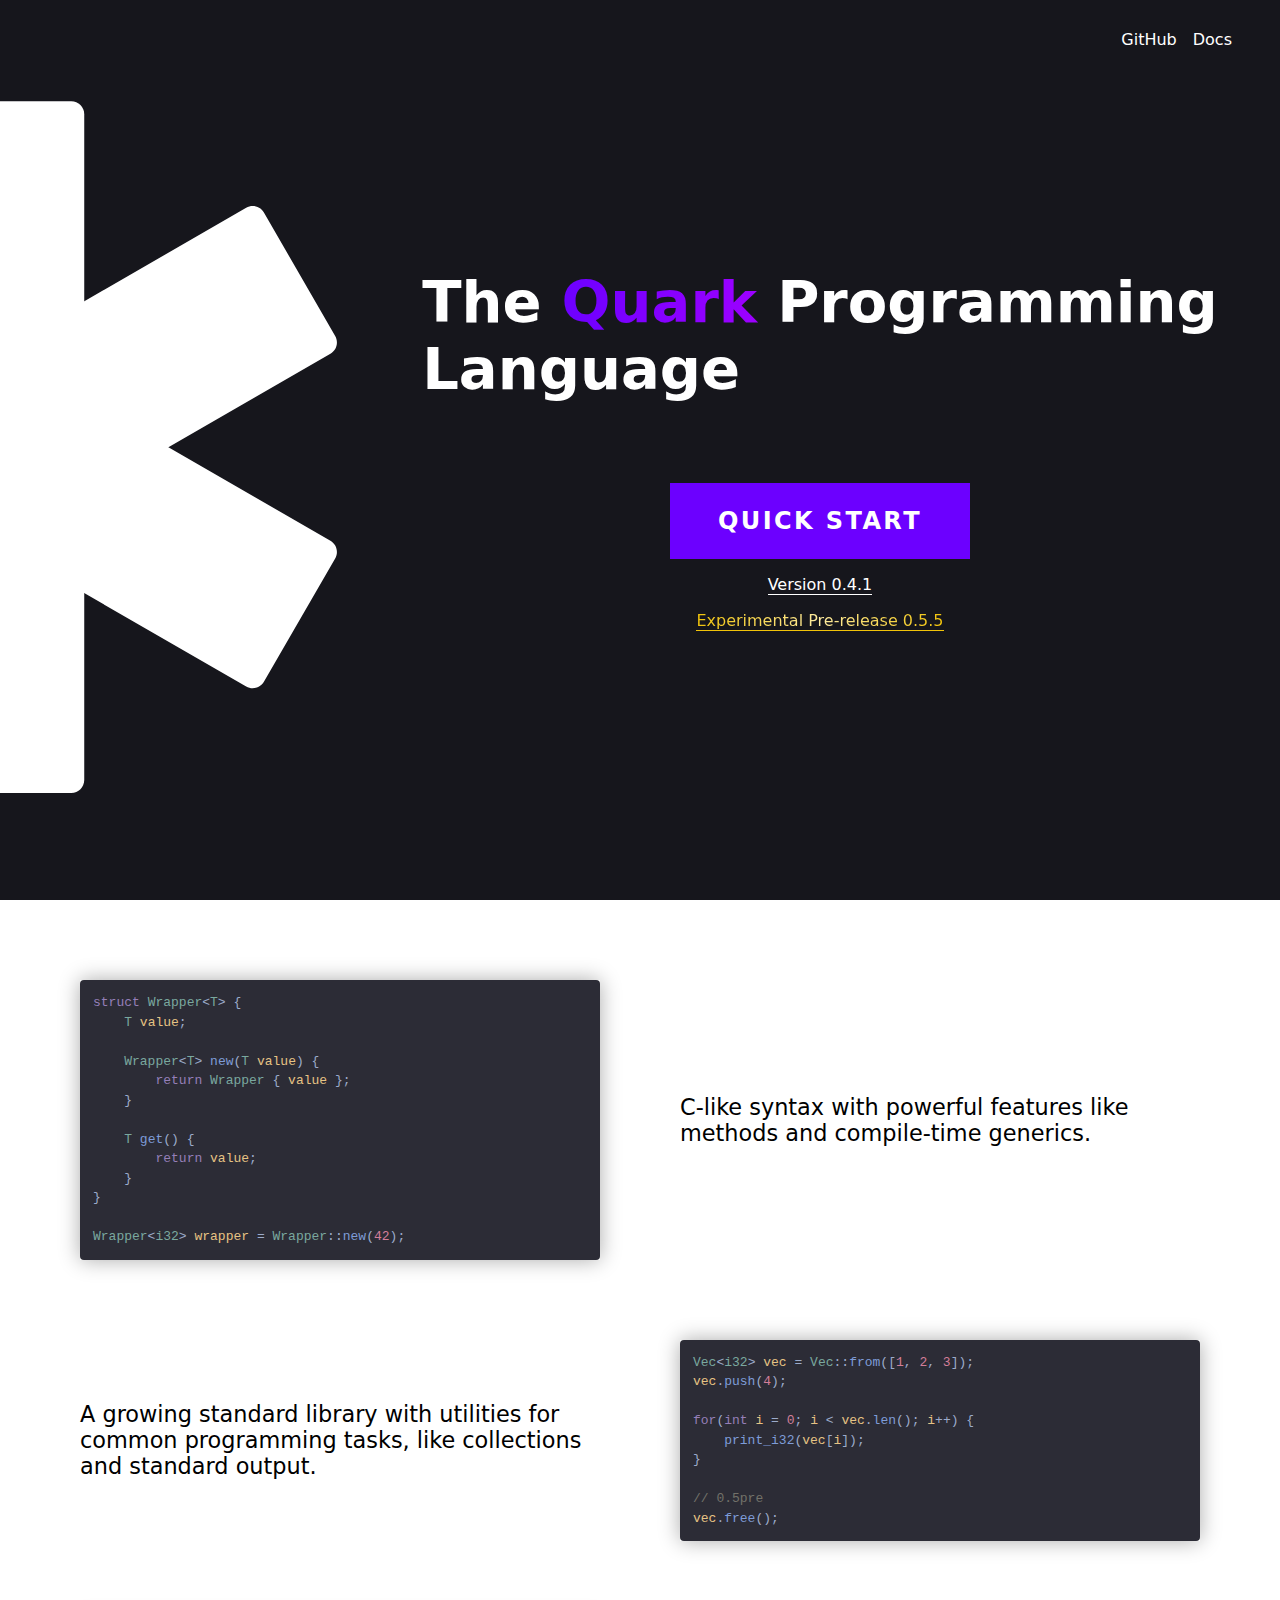
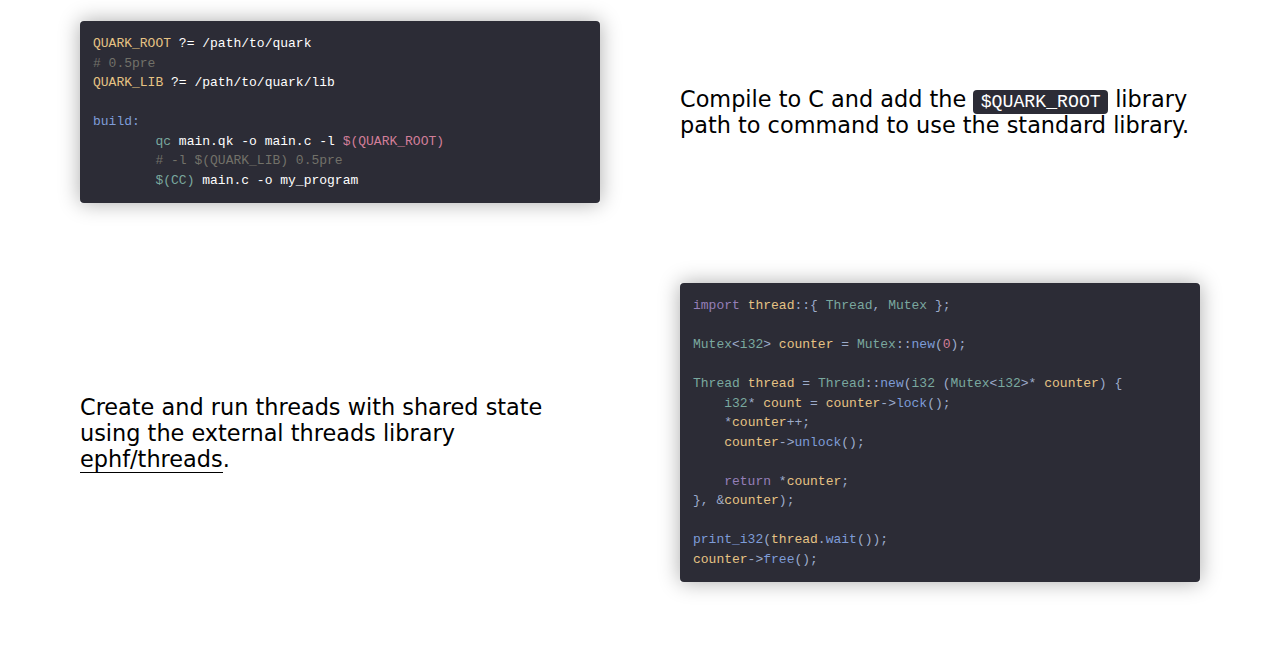
<file: index.html>
<!DOCTYPE html>
<html lang="en">
<head>
    <meta charset="UTF-8">
    <meta name="viewport" content="width=device-width, initial-scale=1.0">
    <title>Quark</title>

    <link rel="shortcut icon" href="assets/icon.png" />
    <link rel="stylesheet" href="style.css" />

    <script src="js/loader.js"></script>
    <script src="js/markdown.js"></script>
    <script src="js/e.js"></script>

    <style>
        main p, main a {
            color: black;
        }

        @media (max-aspect-ratio: 1) {
            nav {
                justify-content: center !important;
                > div { padding-right: 0 !important;  }
            }

            header {
                flex-direction: column-reverse !important;
                > #logo {
                    width: 100% !important;
                    height: 180px !important;
                    flex-direction: row !important;
                    align-items: end;
                    & img {
                        width: 70vh !important;
                        height: auto !important;
                        translate: 0 60% !important;
                    }
                }
                > #title-content {
                    padding-top: 5em;
                    & h1 {
                        font-size: 6vw !important;
                    }
                    & a:first-child {
                        font-size: 3vw !important;
                    }
                }
            }
        }
    </style>
</head>
<body>
    <nav style="position: fixed; height: 5em; width: 100%; display: flex; justify-content: end; background: var(--background);">
        <div style="display: flex; align-items: center; gap: 1em; padding-right: 3em;">
            <a href="https://github.com/quark-programming/quark" target="_blank">GitHub</a>
            <a href="docs.html">Docs</a>
        </div>
    </nav>

    <header style="height: 100vh; background: var(--background); display: flex;">
        <div id="logo" style="width: 40vh; height: 100%; overflow: hidden; display: flex; flex-direction: column;
                justify-content: center;">
            <div>
                <style>
                    @keyframes rotate {
                        from { transform: rotate(0deg); }
                        to { transform: rotate(360deg); }
                    }
                </style>
                <img src="assets/icon-light.svg" draggable="false" style="height: 90vh; translate: -50% 0;
                        animation: rotate 100s linear infinite;"/>
            </div>
        </div>

        <div id="title-content" style="flex: 3; height: 100%; display: grid; place-items: center;">
            <div style="display: grid; place-items: center; gap: 5em;">
                <div style="display: grid; place-items: center;">
                    <h1 style="font-size: 4.5vw;">
                        The
                        <b style="background: linear-gradient(to right, var(--purple), var(--purple2));
                                background-clip: text; color: transparent;">
                            Quark
                        </b>
                        Programming <br/>
                        Language
                    </h1>
                </div>

                <div style="display: grid; place-items: center; gap: 1em;">
                    <a href="docs.html" style="font-size: 1.5em; padding: 1em 2em; background: var(--purple); 
                            text-decoration: none; letter-spacing: 0.1em; border-bottom: none;">
                        <b>QUICK START</b>
                    </a>
                    <a href="https://github.com/quark-programming/quark/releases/tag/0.4.1" target="_blank">
                        Version 0.4.1
                    </a>
                    <a href="https://github.com/quark-programming/quark/releases/tag/0.5.5pre" target="_blank" class="experimental">
                        Experimental Pre-release 0.5.5
                    </a>
                </div>
            </div>
        </div>
    </header>

    <main style="display: flex; flex-direction: column; gap: 5em; padding: 5em; width: 100%; box-sizing: border-box;">
        <style>
            main > div {
                display: flex;
                gap: 5em;
                width: 100%;

                > .code {
                    flex: 1;
                    display: grid;
                    place-items: center;

                    > pre {
                        width: 100%;
                        box-shadow: 0 0 20px #0005;
                    }
                }

                > .description {
                    flex: 1;
                    font-size: 1.4em;
                    display: grid;
                    place-items: center;
                }
            }
        </style>

        <div>
            <div class="code">
                <script>
                    document.currentScript.replaceWith(e`<pre><code>${markdown_language("quark", `
struct Wrapper<T> {
    T value;

    Wrapper<T> new(T value) {
        return Wrapper { value };
    }

    T get() {
        return value;
    }
}

Wrapper<i32> wrapper = Wrapper::new(42);
                        `.trim())}</code></pre>`);
                </script>
            </div>
            <div class="description">
                <p>
                    C-like syntax with powerful features like methods and compile-time generics.
                </p>
            </div>
        </div>

        <div>
            <div class="description">
                <p>
                    A growing standard library with utilities for common programming tasks, like collections and
                    standard output.
                </p>
            </div>
            <div class="code">
                <script>
                    document.currentScript.replaceWith(e`<pre><code>${markdown_language("quark", `
Vec<i32> vec = Vec::from([1, 2, 3]);
vec.push(4);

for(int i = 0; i < vec.len(); i++) {
    print_i32(vec[i]);
}

// 0.5pre
vec.free();
                    `.trim())}</code></pre>`);
                </script>
            </div>
        </div>

        <div>
            <div class="code">
                <script>
                    document.currentScript.replaceWith(e`<pre><code>${markdown_language("bash", `
QUARK_ROOT ?= /path/to/quark
# 0.5pre
QUARK_LIB ?= /path/to/quark/lib

build:
\tqc main.qk -o main.c -l $(QUARK_ROOT)
\t# -l $(QUARK_LIB) 0.5pre
\t$(CC) main.c -o my_program
                        `.trim())}</code></pre>`);
                </script>
            </div>
            <div class="description">
                <p>
                    Compile to C and add the <code>$QUARK_ROOT</code> library path to command to use the
                    standard library.
                </p>
            </div>
        </div>

        <div>
            <div class="description">
                <p>
                    Create and run threads with shared state using the external threads library
                    <a href="https://github.com/ephf/quark-threads" target="_blank">ephf/threads</a>.
                </p>
            </div>
            <div class="code">
                <script>
                    document.currentScript.replaceWith(e`<pre><code>${markdown_language("quark", `
import thread::{ Thread, Mutex };

Mutex<i32> counter = Mutex::new(0);

Thread thread = Thread::new(i32 (Mutex<i32>* counter) {
    i32* count = counter->lock();
    *counter++;
    counter->unlock();

    return *counter;
}, &counter);

print_i32(thread.wait());
counter->free();
                    `.trim())}</code></pre>`);
                </script>
            </div>
        </div>
    </main>
</body>
</html>
</file>
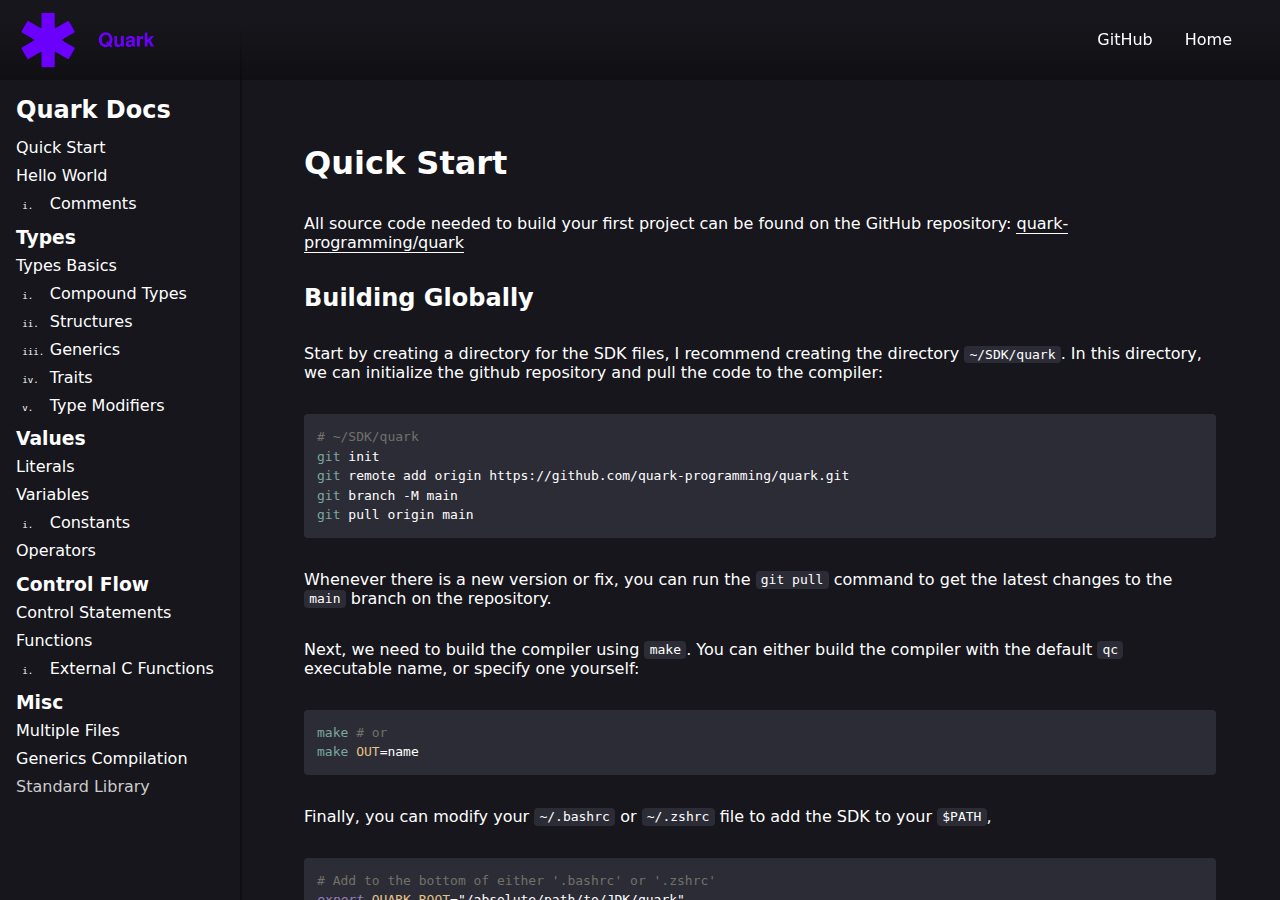
<file: docs.html>
<!DOCTYPE html>
<html lang="en">
<head>
    <meta charset="UTF-8">
    <meta name="viewport" content="width=device-width, initial-scale=1.0">
    <title>Quark Docs</title>

    <style>
        @media (max-aspect-ratio: 1) {
            main > nav {
                display: none !important;
            }

            main > div {
                width: 100vw !important;
                padding: 2em !important;
                padding-top: 7em !important;
            }
        }
    </style>

    <link rel="shortcut icon" href="assets/icon.png" />
    <link rel="stylesheet" href="style.css" />

    <script src="js/loader.js"></script>
    <script src="js/markdown.js"></script>
</head>
<body>
    <nav style="height: 5em; position: fixed; top: 0; display: flex; align-items: center; box-sizing: border-box;
            padding: 0 1em; width: 100%; background: linear-gradient(to bottom, var(--background) 30%, transparent),
                linear-gradient(#0004, #0004);">
        <a href="index.html" style="display: grid; place-items: center; border-bottom: none;">
            <img src="assets/title.png" style="height: 4em;"/>
        </a>

        <div style="margin-left: auto; padding: 2em; display: flex; gap: 2em;">
            <a href="https://github.com/quark-programming/quark" target="_blank">GitHub</a>
            <a href="index.html">Home</a>
        </div>
    </nav> 

    <main style="display: flex; height: 100vh; background: var(--background);">
        <nav style="width: 15em; background: var(--gray); box-sizing: border-box; padding: 1em; padding-top: 6em;
                display: flex; flex-direction: column; gap: 0.5em; overflow-y: scroll; box-shadow: 2px 0 0 #0004;">

            <script>
                const nav_clicks = {};
                let last_inset = 0;

                load_self("markdown/docs/nav.json", text => Promise.all(JSON.parse(text).map(async ([label, value], i) => {
                    if(typeof value === "number") {
                        return `<h${value} style="margin-${value - 2 ? "top" : "bottom"}: .25em;">
                            ${label}
                        </h${value}>`;
                    }

                    if (label.startsWith(">")) label = `<code class="no-code"><pre>${["i.   ", "ii.  ", "iii. ", "iv.  ", "v.   "][last_inset++]}</pre></code>${label.slice(1).trim()}`;
                    else last_inset = 0;

                    const render = markdown(await fetch(`markdown/docs/${value}.md`).then(res => res.text()));
                    nav_clicks[value] = () => {
                        document.querySelector("article").innerHTML = render;
                        document.querySelector("main > div").scrollTo(0, 0);
                    }
                    if (location.hash.slice(1) === value || i === 1) nav_clicks[value]();
                    return `<a style="text-decoration: none" href="javascript:" onclick="location.hash = '#${value}'">${label}</a>`;
                })));

                window.onhashchange = () => nav_clicks[location.hash.slice(1)]?.();
            </script>

            <a href="lib.html" style="color: #ccc;" target="_blank">Standard Library</a>
        </nav>

        <div style="width: calc(100vw - 15em); box-sizing: border-box; padding: 4em; padding-top: 9em; overflow-y: scroll;">
            <article style="display: flex; flex-direction: column; gap: 2em; color: #ddd;"></article>
        </div>
    </main>
</body>
</html>
</file>
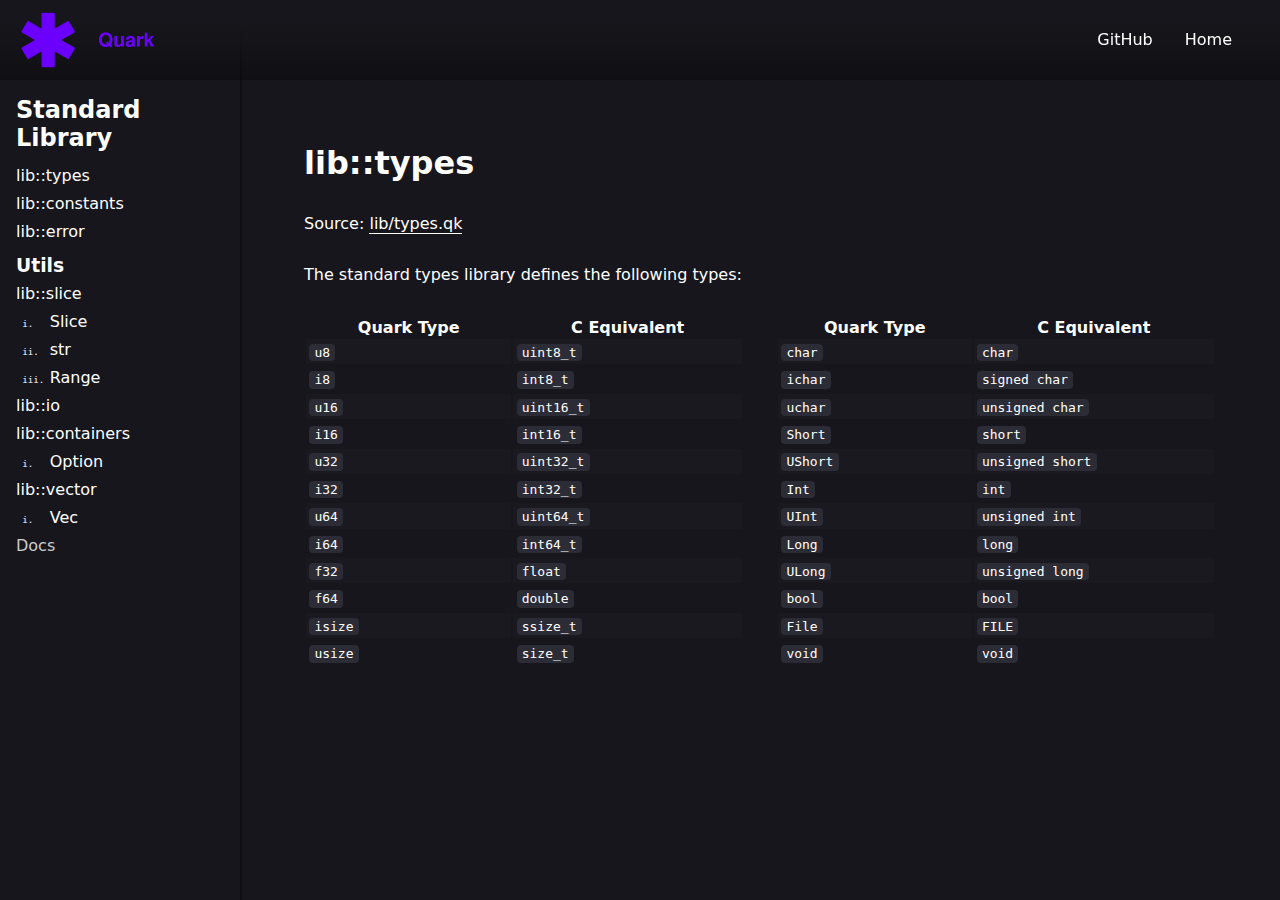
<file: lib.html>
<!DOCTYPE html>
<html lang="en">
<head>
    <meta charset="UTF-8">
    <meta name="viewport" content="width=device-width, initial-scale=1.0">
    <title>Quark Standard Library</title>

    <style>
        @media (max-aspect-ratio: 1) {
            main > nav {
                display: none !important;
            }

            main > div {
                width: 100vw !important;
                padding: 2em !important;
                padding-top: 7em !important;
            }
        }
    </style>

    <link rel="shortcut icon" href="assets/icon.png" />
    <link rel="stylesheet" href="style.css" />

    <script src="js/loader.js"></script>
    <script src="js/markdown.js"></script>
</head>
<body>
    <nav style="height: 5em; position: fixed; top: 0; display: flex; align-items: center; box-sizing: border-box;
            padding: 0 1em; width: 100%; background: linear-gradient(to bottom, var(--background) 30%, transparent),
                linear-gradient(#0004, #0004);">
        <a href="index.html" style="display: grid; place-items: center; border-bottom: none;">
            <img src="assets/title.png" style="height: 4em;"/>
        </a>

        <div style="margin-left: auto; padding: 2em; display: flex; gap: 2em;">
            <a href="https://github.com/quark-programming/quark" target="_blank">GitHub</a>
            <a href="index.html">Home</a>
        </div>
    </nav> 

    <main style="display: flex; height: 100vh; background: var(--background);">
        <nav style="width: 15em; background: var(--gray); box-sizing: border-box; padding: 1em; padding-top: 6em;
                display: flex; flex-direction: column; gap: 0.5em; overflow-y: scroll; box-shadow: 2px 0 0 #0004;">

            <script>
                const nav_clicks = {};
                let last_inset = 0;

                load_self("markdown/lib/nav.json", text => Promise.all(JSON.parse(text).map(async ([label, value, cls = ""], i) => {
                    if(typeof value === "number") {
                        return `<h${value} class="${cls}" style="margin-${value - 2 ? "top" : "bottom"}: .25em;">
                            ${label}
                        </h${value}>`;
                    }

                    if (label.startsWith(">")) label = `<code class="no-code"><pre>${["i.   ", "ii.  ", "iii. ", "iv.  ", "v.   "][last_inset++]}</pre></code>${label.slice(1).trim()}`;
                    else last_inset = 0;

                    const render = markdown(await fetch(`markdown/lib/${value}.md`).then(res => res.text()));
                    nav_clicks[value] = () => {
                        document.querySelector("article").innerHTML = render;
                        document.querySelector("main > div").scrollTo(0, 0);
                    }
                    if (location.hash.slice(1) === value || i === 1) nav_clicks[value]();
                    return `<a class="${cls} nav" style="text-decoration: none" href="javascript:" onclick="location.hash = '#${value}'">${label}</a>`;
                })));

                window.onhashchange = () => nav_clicks[location.hash.slice(1)]?.();
            </script>

            <a href="docs.html" style="color: #ccc;" target="_blank">Docs</a>
        </nav>

        <div style="width: calc(100vw - 15em); box-sizing: border-box; padding: 4em; padding-top: 9em; overflow-y: scroll;">
            <article style="display: flex; flex-direction: column; gap: 2em; color: #ddd;"></article>
        </div>
    </main>
</body>
</html>
</file>
<file: style.css>
* {
    margin: 0;
    padding: 0;
    color: white;
}

:root {
    --purple: #6c00ff;
    --purple2: #a200ff;
    --background: rgb(22, 22, 28);

    font-family: system-ui, -apple-system, BlinkMacSystemFont, 'Segoe UI', Roboto, Oxygen, Ubuntu, Cantarell,
        'Open Sans', 'Helvetica Neue', sans-serif;
}

tr:nth-child(even) {
    background-color: #ffffff04;
}

td {
    padding: .2em;
}

pre > code:not(.no-code) {
    display: block;
    padding: 1em;
    line-height: 1.5;
}

code.no-code > pre {
    display: inline;
    font-size: .7em;
    margin-left: .7em;
}

code:not(.no-code) {
    background: rgb(44, 44, 54);
    padding: .1em .4em;
    border-radius: 4px;
    font-family: monospace;
    overflow-y: scroll;
}

nav a {
    transition: color 0.2s;
    width: fit-content;
    border-bottom: 1px solid transparent;

    &:hover:not(.experimental) {
        color: #aaa;
        border-bottom: 1px solid;
    }
}

footer {
    display: flex;
    gap: 1em;
    
    & a {
        flex: 1;
        padding: 1em;
        text-decoration: none;
        border: 1px solid rgb(44, 44, 54);
        border-radius: 4px;
        transition: border 0.4s;

        &:hover {
            border: 1px solid transparent;
        }
    }
}

ul {
    margin: .5em 2em;
    > li { margin: .2em 0; }
}

a {
    text-decoration: none;
    border-bottom: 1px solid;
}

.experimental {
    background: linear-gradient(to right, #f1c309, #ffeca0, #f1c309);
    color: transparent;
    background-clip: text;
}

a.experimental:not(.nav),
a:not(.nav) .experimental,
a.experimental.nav:hover {
    border-bottom: 1px solid #f1c309;
}
</file>
